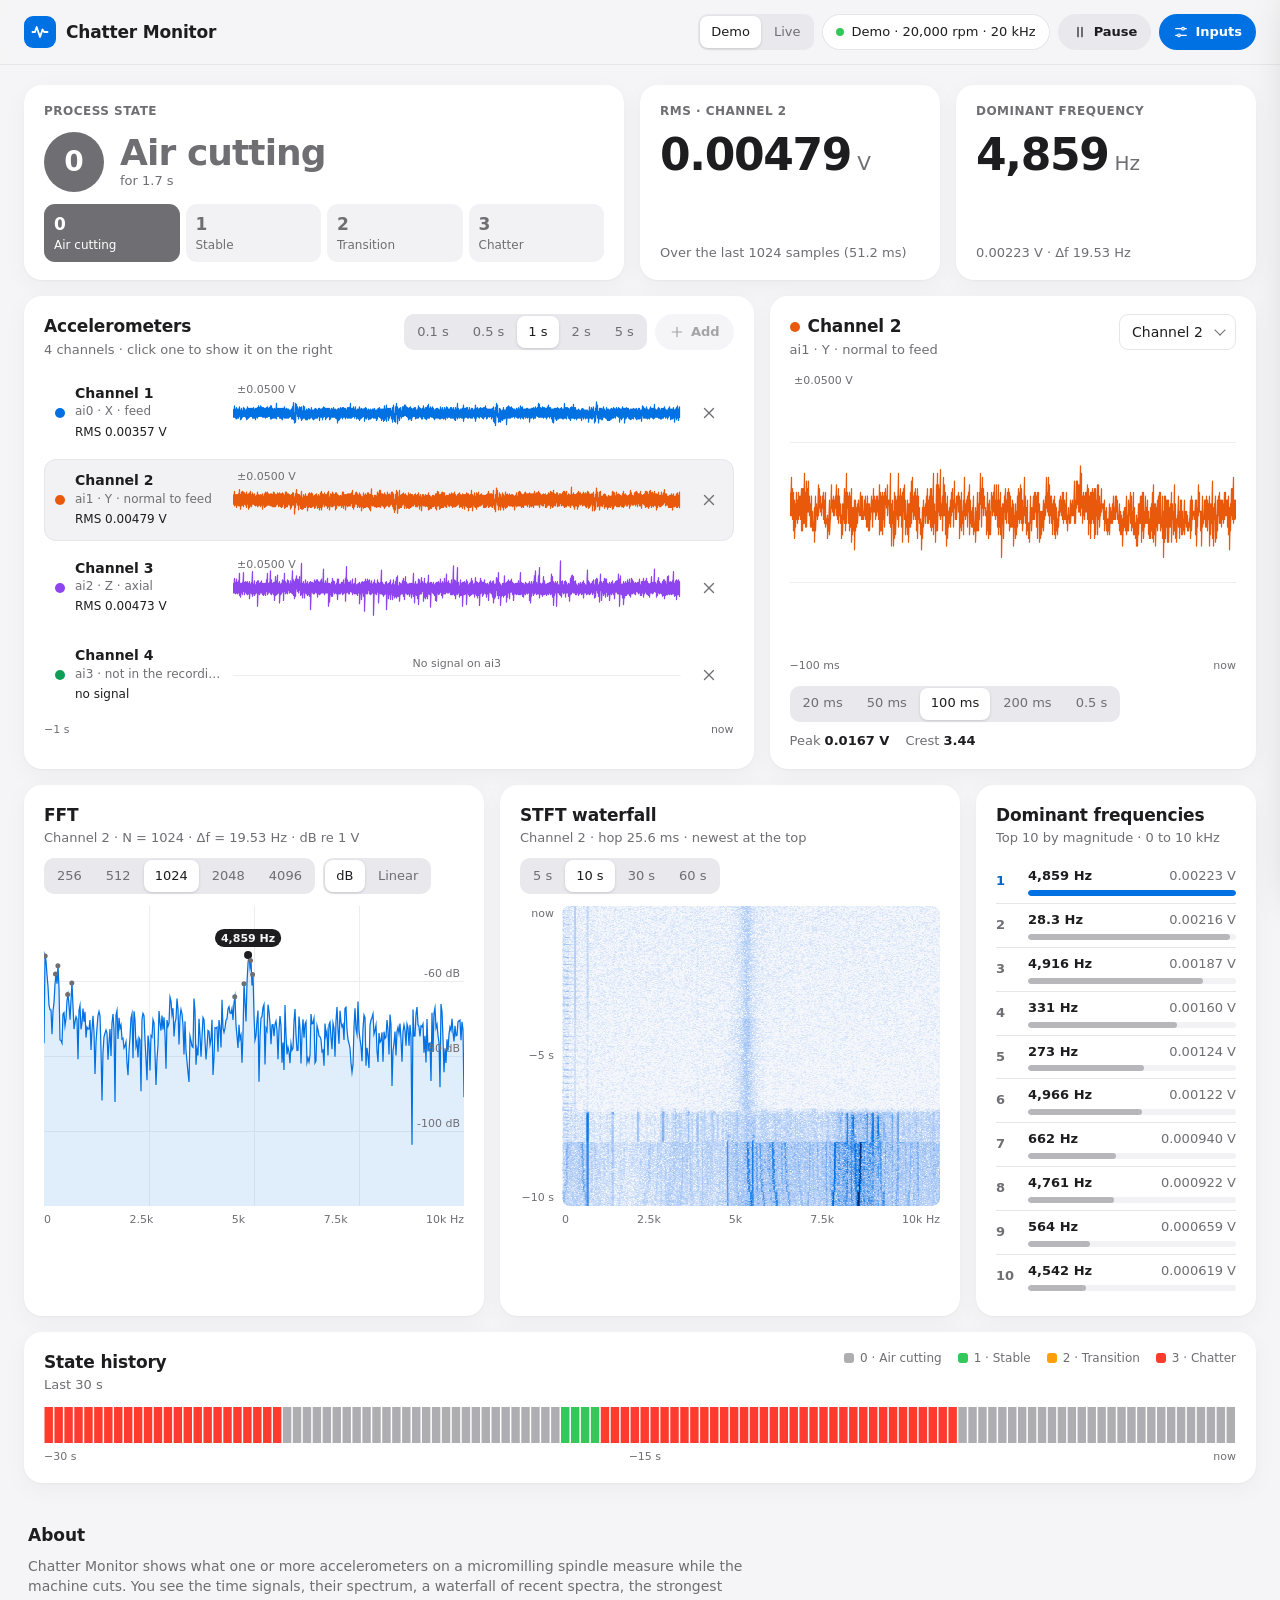
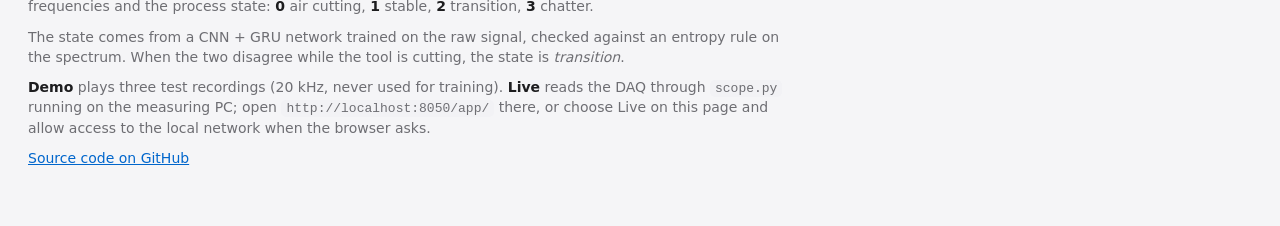
<file: docs/index.html>
<!doctype html>
<html lang="en">
<head>
<meta charset="utf-8">
<meta name="viewport" content="width=device-width, initial-scale=1">
<title>Chatter Monitor</title>
<meta name="description" content="Live chatter detection for micromilling from accelerometer signals: time signals, FFT, STFT waterfall, dominant frequencies and process state.">
<link rel="icon" href="icon.svg" type="image/svg+xml">
<link rel="stylesheet" href="style.css">
</head>
<body>

<header class="topbar">
  <div class="topbar-in">
    <a class="brand" href="./" aria-label="Chatter Monitor home">
      <span class="brand-mark" aria-hidden="true"><svg viewBox="0 0 24 24"><path d="M3 12h3l2-6 4 12 3-9 2 3h4"/></svg></span>
      <span class="brand-name">Chatter Monitor</span>
    </a>
    <div class="top-controls">
      <div class="seg" data-key="source" aria-label="Data source"></div>
      <div class="status" id="status" role="status"><i></i><span>Loading…</span></div>
      <button class="btn" id="pauseBtn" type="button"><svg viewBox="0 0 24 24" aria-hidden="true"><path d="M9 5v14M15 5v14"/></svg><span>Pause</span></button>
      <button class="btn rec" id="recBtn" type="button" hidden><i aria-hidden="true"></i><span>Record</span></button>
      <button class="btn primary" id="inputsBtn" type="button" aria-controls="sheet" aria-expanded="false">
        <svg viewBox="0 0 24 24" aria-hidden="true"><path d="M4 7h9M17 7h3M4 17h3M11 17h9"/><circle cx="15" cy="7" r="2"/><circle cx="9" cy="17" r="2"/></svg><span>Inputs</span>
      </button>
    </div>
  </div>
</header>

<div class="banner" id="banner" hidden></div>

<main class="wrap">

  <!-- Outputs -->
  <section class="kpis" aria-label="Outputs">
    <article class="card kpi kpi-state">
      <h2 class="eyebrow">Process state</h2>
      <div class="state-now">
        <div class="state-code" id="stateCode">–</div>
        <div>
          <div class="state-name" id="stateName" aria-live="polite">Waiting for data</div>
          <div class="sub" id="stateSub">&nbsp;</div>
        </div>
      </div>
      <ol class="state-steps" id="stateSteps" aria-label="States">
        <li data-s="0"><b>0</b><span>Air cutting</span></li>
        <li data-s="1"><b>1</b><span>Stable</span></li>
        <li data-s="2"><b>2</b><span>Transition</span></li>
        <li data-s="3"><b>3</b><span>Chatter</span></li>
      </ol>
    </article>
    <article class="card kpi">
      <h2 class="eyebrow">RMS · <span class="selName">Channel 2</span></h2>
      <div class="big"><span id="rmsVal">–</span><small class="unitLbl">V</small></div>
      <div class="sub" id="rmsSub">&nbsp;</div>
    </article>
    <article class="card kpi">
      <h2 class="eyebrow">Dominant frequency</h2>
      <div class="big"><span id="domVal">–</span><small>Hz</small></div>
      <div class="sub" id="domSub">&nbsp;</div>
    </article>
  </section>

  <!-- Time signals -->
  <section class="row-signals">
    <article class="card">
      <div class="card-head">
        <div>
          <h2>Accelerometers</h2>
          <p class="sub" id="chCount">&nbsp;</p>
        </div>
        <div class="head-tools">
          <div class="seg" data-key="spanAll" aria-label="Time span of all channels"></div>
          <button class="btn" id="addCh" type="button"><svg viewBox="0 0 24 24" aria-hidden="true"><path d="M12 5v14M5 12h14"/></svg><span>Add</span></button>
        </div>
      </div>
      <ul class="ch-list" id="chList"></ul>
      <div class="axis"><span id="spanAllLbl">−1 s</span><span>now</span></div>
    </article>

    <article class="card single">
      <div class="card-head">
        <div>
          <h2><span class="dot" id="selDot"></span><span class="selName">Channel 2</span></h2>
          <p class="sub" id="selSub">&nbsp;</p>
        </div>
        <div class="head-tools">
          <label class="vh" for="selPick">Real-time channel</label>
          <span class="select"><select id="selPick" data-key="sel"></select></span>
        </div>
      </div>
      <canvas id="cvSingle" class="cv-single" role="img" aria-label="Waveform of the real-time channel"></canvas>
      <div class="axis"><span id="spanOneLbl">−100 ms</span><span>now</span></div>
      <div class="foot-tools">
        <div class="seg" data-key="spanOne" aria-label="Time span of the real-time channel"></div>
        <div class="mini-stats"><span>Peak <b id="selPeak">–</b></span><span>Crest <b id="selCrest">–</b></span></div>
      </div>
    </article>
  </section>

  <!-- Frequency -->
  <section class="row-freq">
    <article class="card">
      <div class="card-head">
        <div>
          <h2>FFT</h2>
          <p class="sub" id="fftSub">&nbsp;</p>
        </div>
        <div class="head-tools">
          <div class="seg" data-key="win" aria-label="Window length"></div>
          <div class="seg" data-key="fftScale" aria-label="Magnitude scale"></div>
        </div>
      </div>
      <canvas id="cvFFT" class="cv-freq" role="img" aria-label="Amplitude spectrum of the real-time channel"></canvas>
      <div class="axis" id="fftAxis"></div>
    </article>

    <article class="card">
      <div class="card-head">
        <div>
          <h2>STFT waterfall</h2>
          <p class="sub" id="wfSub">&nbsp;</p>
        </div>
        <div class="head-tools">
          <div class="seg" data-key="hist" aria-label="Waterfall history"></div>
        </div>
      </div>
      <div class="wf-box">
        <div class="wf-time" aria-hidden="true"><span>now</span><span id="wfMid"></span><span id="wfOld"></span></div>
        <canvas id="cvWF" class="cv-freq" role="img" aria-label="Spectrogram of the real-time channel, newest at the top"></canvas>
      </div>
      <div class="axis wf-axis" id="wfAxis"></div>
    </article>

    <article class="card top10">
      <div class="card-head">
        <div>
          <h2>Dominant frequencies</h2>
          <p class="sub" id="topSub">Top 10 by magnitude</p>
        </div>
      </div>
      <ol class="peaks" id="peaks"></ol>
    </article>
  </section>

  <!-- State history -->
  <section class="card timeline">
    <div class="card-head">
      <div>
        <h2>State history</h2>
        <p class="sub">Last 30 s</p>
      </div>
      <ul class="legend" aria-label="Legend">
        <li><i class="s0"></i>0 · Air cutting</li>
        <li><i class="s1"></i>1 · Stable</li>
        <li><i class="s2"></i>2 · Transition</li>
        <li><i class="s3"></i>3 · Chatter</li>
      </ul>
    </div>
    <canvas id="cvTL" class="cv-tl" role="img" aria-label="Process state over the last 30 seconds"></canvas>
    <div class="axis"><span>−30 s</span><span>−15 s</span><span>now</span></div>
  </section>

  <footer class="about">
    <h2>About</h2>
    <p>Chatter Monitor shows what one or more accelerometers on a micromilling spindle measure while the machine cuts. You see the time signals, their spectrum, a waterfall of recent spectra, the strongest frequencies and the process state: <b>0</b> air cutting, <b>1</b> stable, <b>2</b> transition, <b>3</b> chatter.</p>
    <p>The state comes from a CNN + GRU network trained on the raw signal, checked against an entropy rule on the spectrum. When the two disagree while the tool is cutting, the state is <i>transition</i>.</p>
    <p><b>Demo</b> plays three test recordings (20 kHz, never used for training). <b>Live</b> reads the DAQ through <code>scope.py</code> running on the measuring PC; open <code>http://localhost:8050/app/</code> there, or choose Live on this page and allow access to the local network when the browser asks.</p>
    <p><a href="https://github.com/krishna27-spec/323_proj">Source code on GitHub</a></p>
  </footer>
</main>

<!-- Inputs sheet -->
<div class="scrim" id="scrim" hidden></div>
<aside class="sheet" id="sheet" aria-label="Input parameters" aria-hidden="true">
  <div class="sheet-head">
    <h2>Input parameters</h2>
    <button class="icon-btn" id="sheetClose" type="button" aria-label="Close"><svg viewBox="0 0 24 24" aria-hidden="true"><path d="M6 6l12 12M18 6L6 18"/></svg></button>
  </div>
  <div class="sheet-body">

    <h3 class="group-title">Channels</h3>
    <div class="group">
      <div class="g-row">
        <div><div class="g-lbl">Number of channels</div><div class="g-sub" id="nChSub">&nbsp;</div></div>
        <div class="stepper">
          <button type="button" id="chMinus" aria-label="Remove the last channel">−</button>
          <span id="nChVal">4</span>
          <button type="button" id="chPlus" aria-label="Add a channel">+</button>
        </div>
      </div>
      <div class="g-row">
        <label class="g-lbl" for="selPick2">Real-time channel</label>
        <span class="select"><select id="selPick2" data-key="sel"></select></span>
      </div>
      <div id="chEdit"></div>
    </div>

    <h3 class="group-title">Acquisition</h3>
    <div class="group">
      <div class="g-row">
        <div class="g-lbl">Source</div>
        <div class="seg" data-key="source" aria-label="Data source"></div>
      </div>
      <div class="g-row" id="rowDemo">
        <label class="g-lbl" for="demoPick">Recording</label>
        <span class="select"><select id="demoPick" data-key="demoRun"></select></span>
      </div>
      <div class="g-row" id="rowLive">
        <label class="g-lbl" for="liveUrl">Server</label>
        <span class="inline"><input id="liveUrl" class="field wide" type="url" spellcheck="false" data-key="liveUrl"><button class="btn" type="button" id="connectBtn">Connect</button></span>
      </div>
      <div class="g-row">
        <div><label class="g-lbl" for="fsPick">Sampling frequency</label><div class="g-sub" id="fsSub">&nbsp;</div></div>
        <span class="select"><select id="fsPick">
          <option value="10000">10 kHz</option>
          <option value="20000">20 kHz</option>
          <option value="25600">25.6 kHz</option>
          <option value="51200">51.2 kHz</option>
        </select></span>
      </div>
    </div>

    <h3 class="group-title">Analysis</h3>
    <div class="group">
      <div class="g-row">
        <div><div class="g-lbl">Window length</div><div class="g-sub" id="winSub">&nbsp;</div></div>
        <div class="seg" data-key="win" aria-label="Window length"></div>
      </div>
      <div class="g-row">
        <label class="g-lbl" for="wfnPick">Window function</label>
        <span class="select"><select id="wfnPick" data-key="wfn">
          <option value="hann">Hann</option>
          <option value="hamming">Hamming</option>
          <option value="flattop">Flat top</option>
          <option value="rect">Rectangular</option>
        </select></span>
      </div>
      <div class="g-row">
        <div class="g-lbl">Overlap</div>
        <div class="seg" data-key="overlap" aria-label="Overlap"></div>
      </div>
      <div class="g-row">
        <label class="g-lbl" for="fmaxPick">Frequency range</label>
        <span class="select"><select id="fmaxPick" data-key="fmax">
          <option value="0">0 to Nyquist</option>
          <option value="5000">0 to 5 kHz</option>
          <option value="2000">0 to 2 kHz</option>
          <option value="1000">0 to 1 kHz</option>
        </select></span>
      </div>
      <div class="g-row">
        <div class="g-lbl">Waterfall history</div>
        <div class="seg" data-key="hist" aria-label="Waterfall history"></div>
      </div>
      <div class="g-row">
        <div class="g-lbl">Dynamic range</div>
        <div class="seg" data-key="dyn" aria-label="Dynamic range"></div>
      </div>
    </div>

    <h3 class="group-title">Display</h3>
    <div class="group">
      <div class="g-row">
        <div><div class="g-lbl">Units</div><div class="g-sub">g uses each channel's scaling factor</div></div>
        <div class="seg" data-key="units" aria-label="Units"></div>
      </div>
      <div class="g-row">
        <div class="g-lbl">Span, all channels</div>
        <div class="seg" data-key="spanAll" aria-label="Time span of all channels"></div>
      </div>
      <div class="g-row">
        <div class="g-lbl">Span, real-time channel</div>
        <div class="seg" data-key="spanOne" aria-label="Time span of the real-time channel"></div>
      </div>
      <div class="g-row">
        <label class="g-lbl" for="yPick">Y scale</label>
        <span class="select"><select id="yPick" data-key="yScale">
          <option value="auto">Auto</option>
          <option value="0.01">± 0.01</option>
          <option value="0.05">± 0.05</option>
          <option value="0.1">± 0.1</option>
          <option value="0.5">± 0.5</option>
          <option value="1">± 1</option>
          <option value="2">± 2</option>
          <option value="5">± 5</option>
        </select></span>
      </div>
      <div class="g-row">
        <label class="g-lbl" for="dcChk">Remove DC</label>
        <input class="switch" id="dcChk" type="checkbox" role="switch" data-key="dc">
      </div>
    </div>

    <button class="btn link" id="resetBtn" type="button">Reset all inputs</button>
  </div>
</aside>

<script src="app.js"></script>
</body>
</html>
</file>
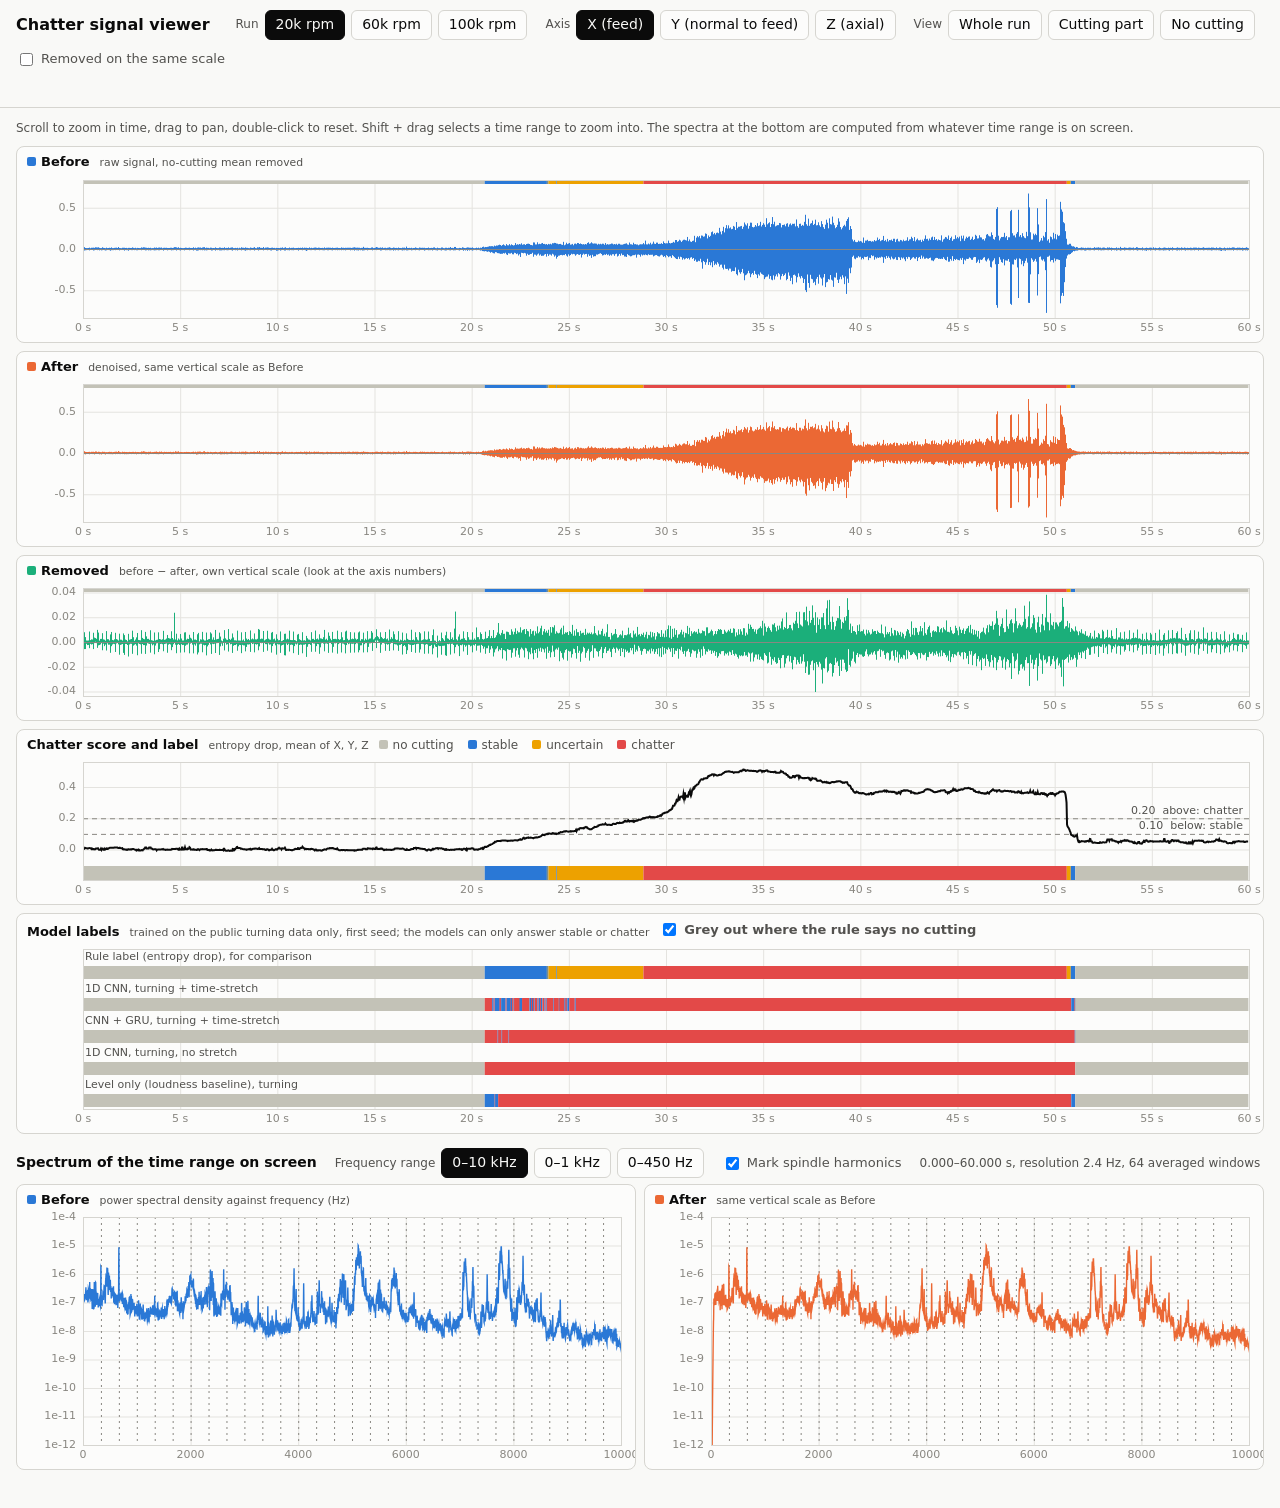
<file: viewer/index.html>
<!doctype html>
<html lang="en">
<head>
<meta charset="utf-8">
<meta name="viewport" content="width=device-width, initial-scale=1">
<title>Chatter signal viewer</title>
<style>
:root{
  --bg:#f9f9f7; --surface:#fcfcfb; --ink:#0b0b0b; --ink2:#52514e; --muted:#898781; --grid:#e4e3df; --line:#d6d5d0;
  --before:#2a78d6; --after:#eb6834; --removed:#1baf7a; --score:#0b0b0b;
  --air:#c3c2b7; --stable:#2a78d6; --uncertain:#eda100; --chatter:#e34948;
}
@media (prefers-color-scheme: dark){
  :root{
    --bg:#0d0d0d; --surface:#1a1a19; --ink:#ffffff; --ink2:#c3c2b7; --muted:#898781; --grid:#2b2b29; --line:#383835;
    --before:#3987e5; --after:#d95926; --removed:#199e70; --score:#ffffff;
    --air:#52514e; --stable:#3987e5; --uncertain:#c98500; --chatter:#e66767;
  }
}
*{box-sizing:border-box}
body{margin:0;background:var(--bg);color:var(--ink);font:14px/1.4 system-ui,-apple-system,"Segoe UI",sans-serif}
header{position:sticky;top:0;z-index:5;background:var(--bg);border-bottom:1px solid var(--line);padding:10px 16px}
.row{display:flex;flex-wrap:wrap;gap:10px 18px;align-items:center}
h1{font-size:16px;margin:0 8px 0 0}
.group{display:flex;align-items:center;gap:6px}
.group>span{color:var(--ink2);font-size:12px}
button{font:inherit;color:var(--ink);background:var(--surface);border:1px solid var(--line);border-radius:6px;padding:4px 10px;cursor:pointer}
button:hover{border-color:var(--muted)}
button.on{background:var(--ink);color:var(--bg);border-color:var(--ink)}
label.chk{display:flex;align-items:center;gap:5px;color:var(--ink2);font-size:13px;cursor:pointer}
#readout{margin-top:8px;font-variant-numeric:tabular-nums;color:var(--ink2);font-size:13px;display:flex;flex-wrap:wrap;gap:4px 18px;min-height:20px}
#readout b{color:var(--ink);font-weight:600}
.dot{display:inline-block;width:9px;height:9px;border-radius:2px;margin-right:5px;vertical-align:baseline}
main{padding:10px 16px 30px;position:relative}
.panel{background:var(--surface);border:1px solid var(--line);border-radius:8px;margin-bottom:8px;position:relative}
.panel h2{font-size:13px;margin:0;padding:6px 10px 0;font-weight:600;display:flex;gap:10px;align-items:baseline;flex-wrap:wrap}
.panel h2 small{font-weight:400;color:var(--ink2)}
canvas{display:block;width:100%;touch-action:none}
.time canvas{cursor:crosshair}
#cursor{position:absolute;top:0;bottom:0;width:1px;background:var(--muted);pointer-events:none;display:none;z-index:2}
.hint{color:var(--ink2);font-size:12px;margin:2px 0 10px}
.spec{display:grid;grid-template-columns:1fr 1fr;gap:8px}
@media (max-width:900px){.spec{grid-template-columns:1fr}}
.legend{display:flex;gap:14px;flex-wrap:wrap;font-weight:400;color:var(--ink2);font-size:12px}
#status{color:var(--ink2);font-size:12px}
</style>
</head>
<body>
<header>
  <div class="row">
    <h1>Chatter signal viewer</h1>
    <div class="group"><span>Run</span><div id="runs" class="group"></div></div>
    <div class="group"><span>Axis</span><div id="axes" class="group"></div></div>
    <div class="group"><span>View</span>
      <button id="vAll">Whole run</button><button id="vCut">Cutting part</button><button id="vAir">No cutting</button>
    </div>
    <label class="chk"><input type="checkbox" id="sameScale"> Removed on the same scale</label>
    <span id="status"></span>
  </div>
  <div id="readout"></div>
</header>
<main>
  <div class="hint">Scroll to zoom in time, drag to pan, double-click to reset. Shift + drag selects a time range to zoom into. The spectra at the bottom are computed from whatever time range is on screen.</div>
  <div id="timewrap" style="position:relative">
    <div id="cursor"></div>
    <div class="panel time"><h2><span><span class="dot" style="background:var(--before)"></span>Before</span><small>raw signal, no-cutting mean removed</small></h2><canvas id="cBefore" height="170"></canvas></div>
    <div class="panel time"><h2><span><span class="dot" style="background:var(--after)"></span>After</span><small>denoised, same vertical scale as Before</small></h2><canvas id="cAfter" height="170"></canvas></div>
    <div class="panel time"><h2><span><span class="dot" style="background:var(--removed)"></span>Removed</span><small id="remNote">before − after, own vertical scale</small></h2><canvas id="cRemoved" height="140"></canvas></div>
    <div class="panel time"><h2><span>Chatter score and label</span><small>entropy drop, mean of X, Y, Z</small>
      <span class="legend">
        <span><span class="dot" style="background:var(--air)"></span>no cutting</span>
        <span><span class="dot" style="background:var(--stable)"></span>stable</span>
        <span><span class="dot" style="background:var(--uncertain)"></span>uncertain</span>
        <span><span class="dot" style="background:var(--chatter)"></span>chatter</span>
      </span></h2><canvas id="cScore" height="150"></canvas></div>
    <div class="panel time" id="pModels"><h2><span>Model labels</span><small id="modelNote">trained on the public turning data only, first seed; the models can only answer stable or chatter</small>
      <label class="chk"><input type="checkbox" id="gateAir" checked> Grey out where the rule says no cutting</label></h2><canvas id="cModels" height="60"></canvas></div>
  </div>
  <div class="row" style="margin:14px 0 6px">
    <b>Spectrum of the time range on screen</b>
    <div class="group"><span>Frequency range</span><button id="f10" class="on">0–10 kHz</button><button id="f1">0–1 kHz</button><button id="f04">0–450 Hz</button></div>
    <label class="chk"><input type="checkbox" id="harm" checked> Mark spindle harmonics</label>
    <span id="specInfo" style="color:var(--ink2);font-size:12px"></span>
  </div>
  <div class="spec">
    <div class="panel"><h2><span><span class="dot" style="background:var(--before)"></span>Before</span><small>power spectral density against frequency (Hz)</small></h2><canvas id="sBefore" height="260"></canvas></div>
    <div class="panel"><h2><span><span class="dot" style="background:var(--after)"></span>After</span><small>same vertical scale as Before</small></h2><canvas id="sAfter" height="260"></canvas></div>
  </div>
</main>
<script>
"use strict";
const $ = id => document.getElementById(id);
const css = n => getComputedStyle(document.documentElement).getPropertyValue(n).trim();
const ML = 66, MR = 14, MT = 8, MB = 24;          // plot margins (CSS px)
const AXES = ['X (feed)', 'Y (normal to feed)', 'Z (axial)'];
const LABEL_VAR = {'0': '--air', '1': '--stable', '2': '--chatter', '-1': '--uncertain'};
const LABEL_NAME = {'0': 'no cutting', '1': 'stable', '2': 'chatter', '-1': 'uncertain'};
let meta, FS = 20000, cache = {}, S = {run: '20k', axis: 0, x0: 0, x1: 1, fmax: 10000};
let D = null;       // {before, after, removed (Float32Array for the current axis), lab, n, dur}

/* ---------- loading ---------- */
async function loadRun(name) {
  if (!cache[name]) {
    $('status').textContent = 'loading ' + name + ' …';
    const [b, a, lab, pred] = await Promise.all([
      fetch(`data/${name}_before.f32`).then(r => r.arrayBuffer()),
      fetch(`data/${name}_after.f32`).then(r => r.arrayBuffer()),
      fetch(`data/${name}_labels.json`).then(r => r.json()),
      fetch(`data/${name}_pred.json`).then(r => r.ok ? r.json() : null).catch(() => null)]);   // model labels are optional
    cache[name] = {before: new Float32Array(b), after: new Float32Array(a), lab, pred};
    $('status').textContent = '';
  }
  return cache[name];
}
function setAxis() {
  const c = cache[S.run], n = meta.runs[S.run].n, o = S.axis * n;
  const before = c.before.subarray(o, o + n), after = c.after.subarray(o, o + n);
  const removed = new Float32Array(n);
  for (let i = 0; i < n; i++) removed[i] = before[i] - after[i];
  D = {before, after, removed, lab: c.lab, pred: c.pred, n, dur: n / FS};
}
async function selectRun(name, keepView) {
  S.run = name; await loadRun(name); setAxis();
  if (!keepView) { S.x0 = 0; S.x1 = D.dur; }
  syncButtons(); drawAll(); scheduleSpectrum();
}

/* ---------- canvas helpers ---------- */
function prep(cv) {
  const dpr = window.devicePixelRatio || 1, w = cv.clientWidth, h = +cv.getAttribute('height');
  cv.style.height = h + 'px';
  if (cv.width !== Math.round(w * dpr) || cv.height !== Math.round(h * dpr)) { cv.width = Math.round(w * dpr); cv.height = Math.round(h * dpr); }
  const g = cv.getContext('2d'); g.setTransform(dpr, 0, 0, dpr, 0, 0); g.clearRect(0, 0, w, h);
  g.font = '11px system-ui, sans-serif';
  return {g, w, h, pw: w - ML - MR, ph: h - MT - MB};
}
function niceStep(span, target) {
  const raw = span / target, p = Math.pow(10, Math.floor(Math.log10(raw))), m = raw / p;
  return (m < 1.5 ? 1 : m < 3.5 ? 2 : m < 7.5 ? 5 : 10) * p;
}
function fmt(v, step) {
  const d = Math.max(0, Math.min(6, -Math.floor(Math.log10(step) + 1e-9)));
  return v.toFixed(d);
}
function xAxis(c, x0, x1, unit) {
  const {g, pw, ph} = c, step = niceStep(x1 - x0, Math.max(3, pw / 110));
  g.textAlign = 'center'; g.textBaseline = 'top';
  for (let v = Math.ceil(x0 / step) * step; v <= x1 + step * 1e-6; v += step) {
    const px = ML + (v - x0) / (x1 - x0) * pw;
    g.strokeStyle = css('--grid'); g.lineWidth = 1; g.beginPath(); g.moveTo(px + .5, MT); g.lineTo(px + .5, MT + ph); g.stroke();
    g.fillStyle = css('--muted'); g.fillText(fmt(v, step) + (unit || ''), px, MT + ph + 5);
  }
}
function yAxis(c, y0, y1, fmtFn) {
  const {g, pw, ph} = c, step = niceStep(y1 - y0, Math.max(2, ph / 34));
  g.textAlign = 'right'; g.textBaseline = 'middle';
  for (let v = Math.ceil(y0 / step) * step; v <= y1 + step * 1e-6; v += step) {
    const py = MT + ph - (v - y0) / (y1 - y0) * ph;
    g.strokeStyle = css('--grid'); g.lineWidth = 1; g.beginPath(); g.moveTo(ML, py + .5); g.lineTo(ML + pw, py + .5); g.stroke();
    g.fillStyle = css('--muted'); g.fillText(fmtFn ? fmtFn(v, step) : fmt(v, step), ML - 7, py);
  }
}
function frame(c) { const {g, pw, ph} = c; g.strokeStyle = css('--line'); g.lineWidth = 1; g.strokeRect(ML + .5, MT + .5, pw, ph); }

/* ---------- time-domain traces ---------- */
function visRange() { return [Math.max(0, Math.floor(S.x0 * FS)), Math.min(D.n, Math.ceil(S.x1 * FS) + 1)]; }
function scan(arr, pw) {
  // per-pixel-column min and max of the samples on screen
  const cols = Math.max(1, Math.floor(pw)), mins = new Float32Array(cols).fill(NaN), maxs = new Float32Array(cols).fill(NaN);
  const [i0, i1] = visRange(), span = S.x1 - S.x0; let lo = Infinity, hi = -Infinity;
  for (let i = i0; i < i1; i++) {
    const p = Math.floor((i / FS - S.x0) / span * cols); if (p < 0 || p >= cols) continue;
    const v = arr[i];
    if (!(v >= mins[p])) mins[p] = v; if (!(v <= maxs[p])) maxs[p] = v;
    if (v < lo) lo = v; if (v > hi) hi = v;
  }
  return {mins, maxs, lo, hi, cols, count: i1 - i0, i0, i1};
}
function padRange(lo, hi) {
  if (!isFinite(lo)) return [-1, 1];
  const a = Math.max(Math.abs(lo), Math.abs(hi), 1e-6) * 1.08; return [-a, a];   // symmetric around zero
}
function labelStrip(c, top, height, labels) {
  const {g, pw} = c, t = D.lab.t, L = {label: labels || D.lab.label}, half = (t[1] - t[0]) / 2, span = S.x1 - S.x0;
  for (let i = 0; i < t.length; ) {
    let j = i; while (j + 1 < t.length && L.label[j + 1] === L.label[i]) j++;
    const a = t[i] - half, b = t[j] + half;
    if (b > S.x0 && a < S.x1) {
      const pa = ML + Math.max(0, (a - S.x0) / span) * pw, pb = ML + Math.min(1, (b - S.x0) / span) * pw;
      g.fillStyle = css(LABEL_VAR[L.label[i]]); g.fillRect(pa, top, Math.max(1, pb - pa), height);
    }
    i = j + 1;
  }
}
function drawTrace(cv, arr, colorVar, forced) {
  const c = prep(cv), {g, pw, ph} = c, sc = scan(arr, pw);
  const [y0, y1] = forced || padRange(sc.lo, sc.hi);
  xAxis(c, S.x0, S.x1, ' s'); yAxis(c, y0, y1);
  const Y = v => MT + ph - (v - y0) / (y1 - y0) * ph;
  g.save(); g.beginPath(); g.rect(ML, MT, pw, ph); g.clip();
  g.strokeStyle = g.fillStyle = css(colorVar);
  if (sc.count <= sc.cols * 1.5) {                 // zoomed in far enough to draw every sample
    g.lineWidth = 1.5; g.beginPath();
    for (let i = sc.i0; i < sc.i1; i++) { const px = ML + (i / FS - S.x0) / (S.x1 - S.x0) * pw, py = Y(arr[i]); i === sc.i0 ? g.moveTo(px, py) : g.lineTo(px, py); }
    g.stroke();
    if (sc.count <= sc.cols / 6) for (let i = sc.i0; i < sc.i1; i++) { g.beginPath(); g.arc(ML + (i / FS - S.x0) / (S.x1 - S.x0) * pw, Y(arr[i]), 2.5, 0, 6.3); g.fill(); }
  } else {                                          // one min-max bar per pixel column
    for (let p = 0; p < sc.cols; p++) { if (isNaN(sc.mins[p])) continue; const a = Y(sc.maxs[p]), b = Y(sc.mins[p]); g.fillRect(ML + p, a, 1, Math.max(1, b - a)); }
  }
  g.strokeStyle = css('--muted'); g.lineWidth = 1; g.beginPath(); g.moveTo(ML, Y(0) + .5); g.lineTo(ML + pw, Y(0) + .5); g.stroke();
  g.restore();
  labelStrip(c, MT, 4); frame(c);
  return [y0, y1];
}
function drawScore() {
  const c = prep($('cScore')), {g, pw, ph} = c, L = D.lab, y0 = -0.08, y1 = 0.56, stripH = 14, plotH = ph - stripH - 4;
  const cc = Object.assign({}, c, {ph: plotH});
  xAxis(c, S.x0, S.x1, ' s'); yAxis(cc, y0, y1);
  const Y = v => MT + plotH - (v - y0) / (y1 - y0) * plotH, X = t => ML + (t - S.x0) / (S.x1 - S.x0) * pw;
  g.save(); g.beginPath(); g.rect(ML, MT, pw, ph); g.clip();
  g.setLineDash([5, 4]); g.strokeStyle = css('--muted'); g.fillStyle = css('--ink2'); g.textAlign = 'right'; g.textBaseline = 'bottom';
  for (const [th, txt] of [[meta.thresholds.stable, 'below: stable'], [meta.thresholds.chatter, 'above: chatter']]) {
    g.beginPath(); g.moveTo(ML, Y(th) + .5); g.lineTo(ML + pw, Y(th) + .5); g.stroke(); g.fillText(th.toFixed(2) + '  ' + txt, ML + pw - 6, Y(th) - 2);
  }
  g.setLineDash([]); g.strokeStyle = css('--score'); g.lineWidth = 2; g.beginPath(); let first = true;
  for (let i = 0; i < L.t.length; i++) { if (L.t[i] < S.x0 - 0.1 || L.t[i] > S.x1 + 0.1) continue; first ? g.moveTo(X(L.t[i]), Y(L.drop[i])) : g.lineTo(X(L.t[i]), Y(L.drop[i])); first = false; }
  g.stroke(); g.restore();
  labelStrip(c, MT + ph - stripH, stripH); frame(c);
}
function modelLabels(set) {
  // the models have no "no cutting" class; optionally take it from the rule
  return $('gateAir').checked ? set.label.map((v, i) => D.lab.label[i] === 0 ? 0 : v) : set.label;
}
function drawModels() {
  const sets = D.pred ? D.pred.sets : [], rows = [{name: 'Rule label (entropy drop), for comparison', label: D.lab.label}].concat(sets.map(s => ({name: s.name, label: modelLabels(s)})));
  $('pModels').style.display = sets.length ? '' : 'none'; if (!sets.length) return;
  const rowH = 32, stripH = 13, cv = $('cModels'); cv.setAttribute('height', MT + rows.length * rowH + MB);
  const c = prep(cv), {g, pw, ph} = c;
  xAxis(c, S.x0, S.x1, ' s');
  rows.forEach((r, k) => {
    const top = MT + k * rowH;
    g.fillStyle = css('--ink2'); g.textAlign = 'left'; g.textBaseline = 'top'; g.fillText(r.name, ML + 2, top + 3);
    labelStrip(c, top + rowH - stripH - 2, stripH, r.label);
  });
  frame(c);
}
function drawAll() {
  if (!D) return;
  const yr = drawTrace($('cBefore'), D.before, '--before');
  drawTrace($('cAfter'), D.after, '--after', yr);
  const same = $('sameScale').checked;
  drawTrace($('cRemoved'), D.removed, '--removed', same ? yr : null);
  $('remNote').textContent = same ? 'before − after, same vertical scale as Before' : 'before − after, own vertical scale (look at the axis numbers)';
  drawScore(); drawModels();
}

/* ---------- spectrum of the visible range ---------- */
function fft(re, im) {
  const n = re.length;
  for (let i = 1, j = 0; i < n; i++) { let bit = n >> 1; for (; j & bit; bit >>= 1) j ^= bit; j ^= bit; if (i < j) { let t = re[i]; re[i] = re[j]; re[j] = t; t = im[i]; im[i] = im[j]; im[j] = t; } }
  for (let len = 2; len <= n; len <<= 1) {
    const ang = -2 * Math.PI / len, wr = Math.cos(ang), wi = Math.sin(ang);
    for (let i = 0; i < n; i += len) { let cr = 1, ci = 0;
      for (let k = 0; k < len / 2; k++) { const a = i + k, b = a + len / 2, xr = re[b] * cr - im[b] * ci, xi = re[b] * ci + im[b] * cr;
        re[b] = re[a] - xr; im[b] = im[a] - xi; re[a] += xr; im[a] += xi; const t = cr * wr - ci * wi; ci = cr * wi + ci * wr; cr = t; } }
  }
}
function welch(arr, i0, i1) {
  const n = i1 - i0; let N = 8192; while (N > n) N >>= 1; if (N < 128) return null;
  const segs = Math.min(64, Math.max(1, Math.floor((n - N) / (N / 2)) + 1)), stride = segs > 1 ? (n - N) / (segs - 1) : 0;
  const win = new Float64Array(N); let w2 = 0; for (let i = 0; i < N; i++) { win[i] = 0.5 - 0.5 * Math.cos(2 * Math.PI * i / N); w2 += win[i] * win[i]; }
  const P = new Float64Array(N / 2 + 1), re = new Float64Array(N), im = new Float64Array(N);
  for (let s = 0; s < segs; s++) {
    const o = i0 + Math.floor(s * stride); let m = 0; for (let i = 0; i < N; i++) m += arr[o + i]; m /= N;
    for (let i = 0; i < N; i++) { re[i] = (arr[o + i] - m) * win[i]; im[i] = 0; }
    fft(re, im); for (let k = 0; k <= N / 2; k++) P[k] += re[k] * re[k] + im[k] * im[k];
  }
  for (let k = 0; k <= N / 2; k++) P[k] *= 2 / (FS * w2 * segs);
  return {P, N, df: FS / N, segs};
}
let SP = null, specTimer = null;
function scheduleSpectrum() { clearTimeout(specTimer); specTimer = setTimeout(computeSpectrum, 140); }
function computeSpectrum() {
  if (!D) return; const [i0, i1] = visRange();
  const b = welch(D.before, i0, i1), a = welch(D.after, i0, i1);
  SP = b && a ? {b, a} : null;
  $('specInfo').textContent = SP ? `${(S.x0).toFixed(3)}–${(S.x1).toFixed(3)} s, resolution ${SP.b.df.toFixed(1)} Hz, ${SP.b.segs} averaged window${SP.b.segs > 1 ? 's' : ''}` : 'zoomed in too far for a spectrum (need at least 128 samples on screen)';
  drawSpectra();
}
function specRange() {
  let hi = -Infinity, lo = Infinity; const kmax = Math.min(SP.b.P.length - 1, Math.floor(S.fmax / SP.b.df));
  for (const s of [SP.b, SP.a]) for (let k = 1; k <= kmax; k++) { const v = Math.log10(s.P[k] + 1e-30); if (v > hi) hi = v; if (v < lo) lo = v; }
  lo = Math.max(lo, hi - 7); return [Math.floor(lo), Math.ceil(hi + 0.1)];
}
function drawSpectrum(cv, sp, colorVar, yr) {
  const c = prep(cv), {g, pw, ph} = c; if (!SP) { frame(c); return; }
  const [y0, y1] = yr; xAxis(c, 0, S.fmax, ''); yAxis(c, y0, y1, v => '1e' + Math.round(v));
  const X = f => ML + f / S.fmax * pw, Y = v => MT + ph - (v - y0) / (y1 - y0) * ph;
  g.save(); g.beginPath(); g.rect(ML, MT, pw, ph); g.clip();
  if ($('harm').checked) {
    const fsp = meta.runs[S.run].rpm / 60; g.strokeStyle = css('--muted'); g.setLineDash([2, 4]); g.lineWidth = 1;
    for (let f = fsp; f <= S.fmax; f += fsp) { g.beginPath(); g.moveTo(X(f) + .5, MT); g.lineTo(X(f) + .5, MT + ph); g.stroke(); }
    g.setLineDash([]);
  }
  g.strokeStyle = css(colorVar); g.lineWidth = 1.4; g.beginPath();
  const kmax = Math.min(sp.P.length - 1, Math.ceil(S.fmax / sp.df));
  for (let k = 1; k <= kmax; k++) { const px = X(k * sp.df), py = Y(Math.max(y0, Math.log10(sp.P[k] + 1e-30))); k === 1 ? g.moveTo(px, py) : g.lineTo(px, py); }
  g.stroke(); g.restore(); frame(c);
}
function drawSpectra() { const yr = SP ? specRange() : [0, 1]; drawSpectrum($('sBefore'), SP && SP.b, '--before', yr); drawSpectrum($('sAfter'), SP && SP.a, '--after', yr); }

/* ---------- interaction ---------- */
function clampView() {
  let span = Math.min(D.dur, Math.max(40 / FS, S.x1 - S.x0));
  if (S.x0 < 0) S.x0 = 0; if (S.x0 + span > D.dur) S.x0 = D.dur - span; S.x1 = S.x0 + span;
}
function setView(a, b) { S.x0 = a; S.x1 = b; clampView(); drawAll(); scheduleSpectrum(); }
function tAt(cv, ev) { const r = cv.getBoundingClientRect(), pw = r.width - ML - MR; return S.x0 + (ev.clientX - r.left - ML) / pw * (S.x1 - S.x0); }
function showReadout(t) {
  if (!D || t < 0 || t > D.dur) { $('readout').innerHTML = ''; $('cursor').style.display = 'none'; return; }
  const i = Math.min(D.n - 1, Math.max(0, Math.round(t * FS))), L = D.lab;
  const j = Math.min(L.t.length - 1, Math.max(0, Math.round((t - L.t[0]) / (L.t[1] - L.t[0]))));
  const f = v => (v >= 0 ? ' ' : '') + v.toFixed(5);
  $('readout').innerHTML = `<span>time <b>${t.toFixed(4)} s</b></span>` +
    `<span><span class="dot" style="background:var(--before)"></span>before <b>${f(D.before[i])}</b></span>` +
    `<span><span class="dot" style="background:var(--after)"></span>after <b>${f(D.after[i])}</b></span>` +
    `<span><span class="dot" style="background:var(--removed)"></span>removed <b>${f(D.removed[i])}</b></span>` +
    `<span>score <b>${L.drop[j].toFixed(3)}</b></span>` +
    `<span>level <b>${L.level[j].toFixed(1)}×</b> no-cutting</span>` +
    `<span><span class="dot" style="background:var(${LABEL_VAR[L.label[j]]})"></span><b>${LABEL_NAME[L.label[j]]}</b></span>` +
    (D.pred ? D.pred.sets.map(s => { const v = modelLabels(s)[j]; return `<span>${s.short}: <span class="dot" style="background:var(${LABEL_VAR[v]})"></span><b>${LABEL_NAME[v]}</b></span>`; }).join('') : '');
}
function wireTime(cv) {
  let drag = null;
  cv.addEventListener('wheel', ev => { ev.preventDefault(); const t = tAt(cv, ev), k = Math.pow(1.0018, ev.deltaY); setView(t - (t - S.x0) * k, t + (S.x1 - t) * k); }, {passive: false});
  cv.addEventListener('pointerdown', ev => { cv.setPointerCapture(ev.pointerId); drag = {x: ev.clientX, x0: S.x0, x1: S.x1, box: ev.shiftKey, t0: tAt(cv, ev)}; });
  cv.addEventListener('pointermove', ev => {
    const wrap = $('timewrap').getBoundingClientRect(), r = cv.getBoundingClientRect(), t = tAt(cv, ev);
    if (drag && !drag.box) { const dt = (ev.clientX - drag.x) / (r.width - ML - MR) * (drag.x1 - drag.x0); setView(drag.x0 - dt, drag.x1 - dt); }
    const cur = $('cursor'), px = ev.clientX - wrap.left;
    if (px >= ML && px <= wrap.width - MR) { cur.style.display = 'block'; cur.style.left = px + 'px'; showReadout(t); } else showReadout(-1);
  });
  cv.addEventListener('pointerup', ev => { if (drag && drag.box) { const t1 = tAt(cv, ev); if (Math.abs(t1 - drag.t0) > 40 / FS) setView(Math.min(t1, drag.t0), Math.max(t1, drag.t0)); } drag = null; });
  cv.addEventListener('pointerleave', () => { if (!drag) showReadout(-1); });
  cv.addEventListener('dblclick', () => setView(0, D.dur));
}
function wireSpec(cv) {
  cv.addEventListener('pointermove', ev => {
    if (!SP) return; const r = cv.getBoundingClientRect(), f = (ev.clientX - r.left - ML) / (r.width - ML - MR) * S.fmax;
    if (f < 0 || f > S.fmax) return; const k = Math.max(1, Math.min(SP.b.P.length - 1, Math.round(f / SP.b.df)));
    // report the strongest bin within 3 screen pixels, so narrow peaks are easy to hit
    const w = Math.max(1, Math.round(3 * S.fmax / (r.width - ML - MR) / SP.b.df)); let kb = k;
    for (let q = Math.max(1, k - w); q <= Math.min(SP.b.P.length - 1, k + w); q++) if (SP.b.P[q] > SP.b.P[kb]) kb = q;
    const fsp = meta.runs[S.run].rpm / 60, h = (kb * SP.b.df) / fsp;
    $('readout').innerHTML = `<span>frequency <b>${(kb * SP.b.df).toFixed(1)} Hz</b></span>` +
      `<span>= <b>${h.toFixed(2)}×</b> spindle frequency (${fsp.toFixed(1)} Hz)</span>` +
      `<span><span class="dot" style="background:var(--before)"></span>before <b>${SP.b.P[kb].toExponential(2)}</b></span>` +
      `<span><span class="dot" style="background:var(--after)"></span>after <b>${SP.a.P[kb].toExponential(2)}</b></span>` +
      `<span>kept <b>${(100 * SP.a.P[kb] / SP.b.P[kb]).toFixed(1)} %</b></span>`;
  });
}
function syncButtons() {
  for (const b of $('runs').children) b.classList.toggle('on', b.dataset.v === S.run);
  for (const b of $('axes').children) b.classList.toggle('on', +b.dataset.v === S.axis);
  for (const [id, f] of [['f10', 10000], ['f1', 1000], ['f04', 450]]) $(id).classList.toggle('on', S.fmax === f);
}
async function init() {
  meta = await fetch('data/meta.json').then(r => r.json()); FS = meta.fs;
  for (const name of Object.keys(meta.runs)) { const b = document.createElement('button'); b.textContent = `${name} rpm`; b.dataset.v = name; b.onclick = () => selectRun(name); $('runs').appendChild(b); }
  AXES.forEach((a, i) => { const b = document.createElement('button'); b.textContent = a; b.dataset.v = i; b.onclick = () => { S.axis = i; setAxis(); syncButtons(); drawAll(); scheduleSpectrum(); }; $('axes').appendChild(b); });
  $('vAll').onclick = () => setView(0, D.dur);
  $('vCut').onclick = () => { const [a, b] = meta.runs[S.run].cut; setView(a - 1, b + 1); };
  $('vAir').onclick = () => setView(0, Math.max(1, meta.runs[S.run].cut[0] - 0.7));
  $('sameScale').onchange = drawAll; $('gateAir').onchange = drawAll; $('harm').onchange = drawSpectra;
  for (const [id, f] of [['f10', 10000], ['f1', 1000], ['f04', 450]]) $(id).onclick = () => { S.fmax = f; syncButtons(); drawSpectra(); };
  ['cBefore', 'cAfter', 'cRemoved', 'cScore', 'cModels'].forEach(id => wireTime($(id)));
  ['sBefore', 'sAfter'].forEach(id => wireSpec($(id)));
  window.addEventListener('resize', () => { drawAll(); drawSpectra(); });
  window.matchMedia('(prefers-color-scheme: dark)').addEventListener('change', () => { drawAll(); drawSpectra(); });
  await selectRun(S.run);
}
init().catch(e => { $('status').textContent = 'Could not load data: ' + e.message + '. Open this page through the local server, not as a file.'; });
</script>
</body>
</html>
</file>
<file: docs/style.css>
:root {
  --bg: #F5F5F7;
  --card: #FFFFFF;
  --ink: #1D1D1F;
  --ink2: #6E6E73;
  --line: #E5E5EA;
  --fill: #E8E8ED;
  --fill2: #F2F2F5;
  --accent: #0071E3;
  --accent-ink: #0066CC;
  --topbar: rgba(245, 245, 247, 0.78);
  --shadow: 0 1px 2px rgba(0, 0, 0, 0.04), 0 6px 24px rgba(0, 0, 0, 0.04);
  --seg-on: #FFFFFF;
  /* process states: fill (white text on it) and bar (plots) */
  --s0: #6E6E73; --s0-bar: #AEAEB2;
  --s1: #248A3D; --s1-bar: #34C759;
  --s2: #B25000; --s2-bar: #FF9F0A;
  --s3: #D70015; --s3-bar: #FF3B30;
  --ch0: #0071E3; --ch1: #E8590C; --ch2: #8E44EF; --ch3: #0F9D58;
  --grid: #EDEDF0;
  --wf0: #F5F7FB; --wf1: #9CC0F5; --wf2: #0071E3; --wf3: #00205E;
  color-scheme: light;
}
@media (prefers-color-scheme: dark) {
  :root {
    --bg: #000000;
    --card: #1C1C1E;
    --ink: #F5F5F7;
    --ink2: #A1A1A6;
    --line: #38383A;
    --fill: #2C2C2E;
    --fill2: #242426;
    --accent: #0A84FF;
    --accent-ink: #4DA3FF;
    --topbar: rgba(22, 22, 23, 0.78);
    --shadow: none;
    --seg-on: #636366;
    --s0: #636366; --s0-bar: #8E8E93;
    --s1: #248A3D; --s1-bar: #30D158;
    --s2: #B25000; --s2-bar: #FF9F0A;
    --s3: #D70015; --s3-bar: #FF453A;
    --ch0: #0A84FF; --ch1: #FF8A3D; --ch2: #BF7BFF; --ch3: #30D158;
    --grid: #2C2C2E;
    --wf0: #1C1C1E; --wf1: #0B3D91; --wf2: #0A84FF; --wf3: #E6F0FF;
    color-scheme: dark;
  }
}

* { box-sizing: border-box; }
html { -webkit-text-size-adjust: 100%; }
body {
  margin: 0;
  background: var(--bg);
  color: var(--ink);
  font: 15px/1.45 -apple-system, BlinkMacSystemFont, "SF Pro Text", "Helvetica Neue", "Segoe UI", system-ui, sans-serif;
  -webkit-font-smoothing: antialiased;
  font-variant-numeric: tabular-nums;
}
a { color: var(--accent-ink); }
h1, h2, h3 { margin: 0; }
button, select, input { font: inherit; color: inherit; }
button { cursor: pointer; }
:focus-visible { outline: 3px solid color-mix(in srgb, var(--accent) 50%, transparent); outline-offset: 2px; }
svg { fill: none; stroke: currentColor; stroke-width: 1.8; stroke-linecap: round; stroke-linejoin: round; }
.vh { position: absolute; width: 1px; height: 1px; overflow: hidden; clip: rect(0 0 0 0); white-space: nowrap; }
[hidden] { display: none !important; }

/* ---------- top bar */
.topbar {
  position: sticky; top: 0; z-index: 20;
  background: var(--topbar);
  -webkit-backdrop-filter: saturate(180%) blur(20px);
  backdrop-filter: saturate(180%) blur(20px);
  border-bottom: 1px solid var(--line);
}
.topbar-in {
  max-width: 1480px; margin: 0 auto; padding: 10px 24px;
  display: flex; flex-wrap: wrap; align-items: center; justify-content: space-between; gap: 10px 16px;
}
.brand { display: flex; align-items: center; gap: 10px; color: var(--ink); text-decoration: none; min-height: 44px; }
.brand-mark { width: 32px; height: 32px; border-radius: 9px; background: var(--accent); color: #fff; display: grid; place-items: center; }
.brand-mark svg { width: 20px; height: 20px; stroke-width: 2.2; }
.brand-name { font-size: 17px; font-weight: 600; letter-spacing: -0.01em; }
.top-controls { display: flex; flex-wrap: wrap; align-items: center; gap: 8px; }

.status {
  display: inline-flex; align-items: center; gap: 8px; min-height: 36px; padding: 0 14px;
  border-radius: 999px; background: var(--card); box-shadow: inset 0 0 0 1px var(--line);
  font-size: 13px; font-weight: 500; white-space: nowrap;
}
.status i { width: 8px; height: 8px; border-radius: 50%; background: var(--s0-bar); }
.status.ok i { background: var(--s1-bar); }
.status.bad i { background: var(--s3-bar); }
.status.wait i { background: var(--s2-bar); }

.btn {
  display: inline-flex; align-items: center; justify-content: center; gap: 6px;
  min-height: 36px; padding: 0 14px; border: 0; border-radius: 999px;
  background: var(--fill); color: var(--ink); font-size: 13px; font-weight: 600; white-space: nowrap;
}
.btn:hover { filter: brightness(0.97); }
.btn svg { width: 16px; height: 16px; }
.btn.primary { background: var(--accent); color: #fff; }
.btn.rec i { width: 10px; height: 10px; border-radius: 50%; background: var(--s3-bar); }
.btn.rec.on { background: color-mix(in srgb, var(--s3) 14%, var(--card)); color: var(--s3); }
.btn.rec.on i { animation: blink 1s steps(2) infinite; }
.btn:disabled { opacity: 0.4; cursor: default; }
.btn.link { background: none; color: var(--accent-ink); padding: 0; margin: 18px 4px 8px; }
@keyframes blink { 50% { opacity: 0.2; } }

.seg { display: inline-flex; flex-wrap: wrap; gap: 2px; padding: 2px; border-radius: 10px; background: var(--fill); }
.seg button {
  border: 0; background: transparent; min-height: 32px; min-width: 40px; padding: 0 11px;
  border-radius: 8px; font-size: 13px; font-weight: 500; color: var(--ink2);
}
.seg button[aria-pressed="true"] { background: var(--seg-on); color: var(--ink); box-shadow: 0 1px 3px rgba(0, 0, 0, 0.14); }
.seg button:disabled { opacity: 0.35; cursor: default; }

.select { position: relative; display: inline-flex; align-items: center; }
.select::after {
  content: ""; position: absolute; right: 12px; width: 7px; height: 7px; margin-top: -4px;
  border-right: 1.6px solid var(--ink2); border-bottom: 1.6px solid var(--ink2); transform: rotate(45deg); pointer-events: none;
}
.select select {
  appearance: none; -webkit-appearance: none; min-height: 36px; padding: 0 32px 0 12px;
  border-radius: 9px; border: 1px solid var(--line); background: var(--card); font-size: 14px;
}
.field { min-height: 36px; width: 92px; padding: 0 10px; border-radius: 9px; border: 1px solid var(--line); background: var(--card); font-size: 14px; }
.field.wide { width: 210px; }
.field[type="number"] { text-align: right; }
.inline { display: inline-flex; gap: 6px; align-items: center; flex-wrap: wrap; }

.banner {
  max-width: 1432px; margin: 12px auto 0; padding: 12px 16px; border-radius: 12px;
  background: color-mix(in srgb, var(--s3) 12%, var(--card)); color: var(--ink); font-size: 14px;
}
.banner.info { background: color-mix(in srgb, var(--accent) 10%, var(--card)); }

/* ---------- layout */
.wrap { max-width: 1480px; margin: 0 auto; padding: 20px 24px 48px; display: flex; flex-direction: column; gap: 16px; }
.card { background: var(--card); border-radius: 18px; box-shadow: var(--shadow); padding: 18px 20px; min-width: 0; }
.card-head { display: flex; flex-wrap: wrap; align-items: flex-start; justify-content: space-between; gap: 10px 14px; margin-bottom: 12px; }
.card-head h2 { font-size: 17px; font-weight: 600; letter-spacing: -0.01em; display: flex; align-items: center; gap: 8px; }
.head-tools { display: flex; flex-wrap: wrap; gap: 8px; align-items: center; }
.sub { margin: 2px 0 0; font-size: 13px; color: var(--ink2); }
.eyebrow { font-size: 12px; font-weight: 600; letter-spacing: 0.04em; text-transform: uppercase; color: var(--ink2); }
.axis { display: flex; justify-content: space-between; font-size: 11px; color: var(--ink2); margin-top: 6px; }
.dot { width: 10px; height: 10px; border-radius: 50%; display: inline-block; flex: none; }

.kpis { display: grid; grid-template-columns: minmax(0, 2fr) minmax(0, 1fr) minmax(0, 1fr); gap: 16px; }
.kpi { display: flex; flex-direction: column; gap: 12px; }
.big { display: flex; align-items: baseline; gap: 6px; font-size: 44px; font-weight: 700; letter-spacing: -0.03em; line-height: 1.05; }
.big small { font-size: 20px; font-weight: 500; color: var(--ink2); letter-spacing: 0; }
.kpi .sub { margin-top: auto; }

.state-now { display: flex; align-items: center; gap: 16px; }
.state-code {
  width: 60px; height: 60px; border-radius: 50%; flex: none; display: grid; place-items: center;
  background: var(--fill); color: var(--ink2); font-size: 28px; font-weight: 700;
}
.state-name { font-size: 36px; font-weight: 700; letter-spacing: -0.025em; line-height: 1.05; }
.state-steps { list-style: none; margin: 0; padding: 0; display: grid; grid-template-columns: repeat(4, minmax(0, 1fr)); gap: 6px; }
.state-steps li { border-radius: 11px; padding: 8px 10px; background: var(--fill2); color: var(--ink2); display: flex; flex-direction: column; transition: background .2s, color .2s; }
.state-steps b { font-size: 17px; }
.state-steps span { font-size: 12px; font-weight: 500; }
.state-steps li.on { color: #fff; }
.kpi-state[data-s="0"] .state-code, .state-steps li.on[data-s="0"] { background: var(--s0); color: #fff; }
.kpi-state[data-s="1"] .state-code, .state-steps li.on[data-s="1"] { background: var(--s1); color: #fff; }
.kpi-state[data-s="2"] .state-code, .state-steps li.on[data-s="2"] { background: var(--s2); color: #fff; }
.kpi-state[data-s="3"] .state-code, .state-steps li.on[data-s="3"] { background: var(--s3); color: #fff; }
.kpi-state[data-s="0"] .state-name { color: var(--s0); }
.kpi-state[data-s="1"] .state-name { color: var(--s1); }
.kpi-state[data-s="2"] .state-name { color: var(--s2); }
.kpi-state[data-s="3"] .state-name { color: var(--s3); }
@media (prefers-color-scheme: dark) {
  .kpi-state[data-s] .state-name { color: var(--ink); }
}

.row-signals { display: grid; grid-template-columns: minmax(0, 3fr) minmax(0, 2fr); gap: 16px; }
.ch-list { list-style: none; margin: 0; padding: 0; display: flex; flex-direction: column; gap: 6px; }
.ch-row {
  display: grid; grid-template-columns: 168px minmax(0, 1fr) 36px; align-items: center; gap: 10px;
  padding: 6px 6px 6px 10px; border-radius: 12px; border: 1px solid transparent;
}
.ch-row.sel { background: var(--fill2); border-color: var(--line); }
.ch-pick { display: flex; align-items: center; gap: 10px; border: 0; background: none; padding: 4px 0; text-align: left; min-height: 44px; min-width: 0; }
.ch-pick .nm { font-size: 14px; font-weight: 600; display: block; white-space: nowrap; overflow: hidden; text-overflow: ellipsis; }
.ch-pick .ds { font-size: 12px; color: var(--ink2); display: block; white-space: nowrap; overflow: hidden; text-overflow: ellipsis; }
.ch-pick .rms { font-size: 12px; color: var(--ink); font-weight: 500; }
.ch-row canvas { width: 100%; height: 64px; display: block; }
.icon-btn {
  width: 36px; height: 36px; border: 0; border-radius: 50%; background: transparent; color: var(--ink2);
  display: grid; place-items: center;
}
.icon-btn:hover { background: var(--fill); color: var(--ink); }
.icon-btn svg { width: 18px; height: 18px; }
.empty { padding: 32px 12px; text-align: center; color: var(--ink2); font-size: 14px; }

.single { display: flex; flex-direction: column; }
.cv-single { width: 100%; height: 280px; display: block; flex: 1 1 auto; min-height: 220px; }
.foot-tools { display: flex; flex-wrap: wrap; align-items: center; justify-content: space-between; gap: 10px; margin-top: 12px; }
.mini-stats { display: flex; gap: 16px; font-size: 13px; color: var(--ink2); }
.mini-stats b { color: var(--ink); font-weight: 600; }

.row-freq { display: grid; grid-template-columns: minmax(0, 5fr) minmax(0, 5fr) minmax(280px, 3fr); gap: 16px; }
.cv-freq { width: 100%; height: 300px; display: block; }
.wf-box { display: flex; gap: 8px; }
.wf-box canvas { flex: 1 1 auto; min-width: 0; border-radius: 8px; }
.wf-time { display: flex; flex-direction: column; justify-content: space-between; font-size: 11px; color: var(--ink2); text-align: right; min-width: 34px; height: 300px; }
.wf-axis { margin-left: 42px; }

.peaks { list-style: none; margin: 0; padding: 0; display: flex; flex-direction: column; }
.peaks li {
  display: grid; grid-template-columns: 22px minmax(0, 1fr) auto; grid-template-rows: auto 6px; column-gap: 10px; row-gap: 4px;
  padding: 7px 0; border-top: 1px solid var(--line); font-size: 13px;
}
.peaks li:first-child { border-top: 0; }
.peaks .rk { grid-row: 1 / 3; color: var(--ink2); font-weight: 600; align-self: center; }
.peaks .fq { font-weight: 600; }
.peaks .mg { color: var(--ink2); text-align: right; }
.peaks .bar { grid-column: 2 / 4; height: 6px; border-radius: 3px; background: var(--fill2); overflow: hidden; }
.peaks .bar i { display: block; height: 100%; border-radius: 3px; background: var(--ink2); opacity: 0.45; }
.peaks li:first-child .bar i { background: var(--accent); opacity: 1; }
.peaks li:first-child .rk { color: var(--accent-ink); }

.timeline .cv-tl { width: 100%; height: 36px; display: block; }
.legend { list-style: none; margin: 0; padding: 0; display: flex; flex-wrap: wrap; gap: 6px 16px; font-size: 12px; color: var(--ink2); }
.legend li { display: inline-flex; align-items: center; gap: 6px; }
.legend i { width: 10px; height: 10px; border-radius: 3px; }
.legend .s0 { background: var(--s0-bar); } .legend .s1 { background: var(--s1-bar); }
.legend .s2 { background: var(--s2-bar); } .legend .s3 { background: var(--s3-bar); }

.about { max-width: 780px; padding: 24px 4px 0; color: var(--ink2); font-size: 14px; }
.about h2 { font-size: 17px; color: var(--ink); margin-bottom: 8px; }
.about p { margin: 0 0 10px; }
.about b { color: var(--ink); }
code { font: 13px ui-monospace, "SF Mono", Menlo, monospace; background: var(--fill2); padding: 1px 5px; border-radius: 5px; }

/* ---------- inputs sheet */
.scrim { position: fixed; inset: 0; z-index: 30; background: rgba(0, 0, 0, 0.25); }
.sheet {
  position: fixed; z-index: 40; top: 0; right: 0; bottom: 0; width: min(460px, 100vw);
  background: var(--bg); box-shadow: -10px 0 40px rgba(0, 0, 0, 0.18);
  transform: translateX(105%); transition: transform .28s cubic-bezier(.2, .8, .2, 1);
  display: flex; flex-direction: column;
}
.sheet.open { transform: none; }
.sheet-head { display: flex; align-items: center; justify-content: space-between; padding: 14px 16px 10px 20px; border-bottom: 1px solid var(--line); }
.sheet-head h2 { font-size: 17px; font-weight: 600; }
.sheet-body { overflow-y: auto; padding: 8px 16px 32px; }
.group-title { font-size: 12px; font-weight: 600; letter-spacing: 0.04em; text-transform: uppercase; color: var(--ink2); margin: 18px 6px 6px; }
.group { background: var(--card); border-radius: 14px; overflow: hidden; }
.g-row {
  display: flex; flex-wrap: wrap; align-items: center; justify-content: space-between; gap: 8px 12px;
  min-height: 52px; padding: 8px 14px; border-top: 1px solid var(--line);
}
.group > .g-row:first-child { border-top: 0; }
.g-lbl { font-size: 14px; font-weight: 500; }
.g-sub { font-size: 12px; color: var(--ink2); }
.ch-edit { border-top: 1px solid var(--line); padding: 10px 14px; display: grid; grid-template-columns: 14px minmax(0, 1fr) auto auto; gap: 8px 10px; align-items: center; }
.ch-edit .field.name { width: 100%; }
.ch-edit .meta { grid-column: 2 / 5; display: flex; flex-wrap: wrap; align-items: center; gap: 8px; font-size: 12px; color: var(--ink2); }
.stepper { display: inline-flex; align-items: center; gap: 2px; padding: 2px; border-radius: 10px; background: var(--fill); }
.stepper button { width: 40px; height: 32px; border: 0; border-radius: 8px; background: var(--seg-on); font-size: 18px; line-height: 1; }
.stepper button:disabled { opacity: 0.35; cursor: default; }
.stepper span { min-width: 36px; text-align: center; font-weight: 600; }
.switch {
  appearance: none; -webkit-appearance: none; width: 51px; height: 31px; border-radius: 999px; margin: 0;
  background: var(--fill); position: relative; cursor: pointer; transition: background .2s;
}
.switch::after { content: ""; position: absolute; top: 2px; left: 2px; width: 27px; height: 27px; border-radius: 50%; background: #fff; box-shadow: 0 2px 4px rgba(0, 0, 0, 0.2); transition: transform .2s; }
.switch:checked { background: var(--s1-bar); }
.switch:checked::after { transform: translateX(20px); }

/* ---------- responsive */
@media (max-width: 1180px) {
  .row-freq { grid-template-columns: minmax(0, 1fr) minmax(0, 1fr); }
  .row-freq .top10 { grid-column: 1 / -1; }
  .peaks { display: grid; grid-template-columns: repeat(auto-fill, minmax(240px, 1fr)); column-gap: 24px; }
  .peaks li:nth-child(-n+2) { border-top: 0; }
}
@media (max-width: 980px) {
  .kpis { grid-template-columns: minmax(0, 1fr) minmax(0, 1fr); }
  .kpi-state { grid-column: 1 / -1; }
  .row-signals { grid-template-columns: minmax(0, 1fr); }
  .row-freq { grid-template-columns: minmax(0, 1fr); }
}
@media (max-width: 600px) {
  .topbar-in, .wrap { padding-left: 16px; padding-right: 16px; }
  .kpis { grid-template-columns: minmax(0, 1fr); }
  .state-name { font-size: 28px; }
  .big { font-size: 36px; }
  .ch-row { grid-template-columns: minmax(0, 1fr) 36px; }
  .ch-row canvas { grid-column: 1 / -1; grid-row: 2; }
  .cv-freq, .wf-time { height: 220px; }
  .cv-single { height: 200px; }
  .card { padding: 16px; }
}
@media (prefers-reduced-motion: reduce) { * { transition: none !important; animation: none !important; } }
</file>
